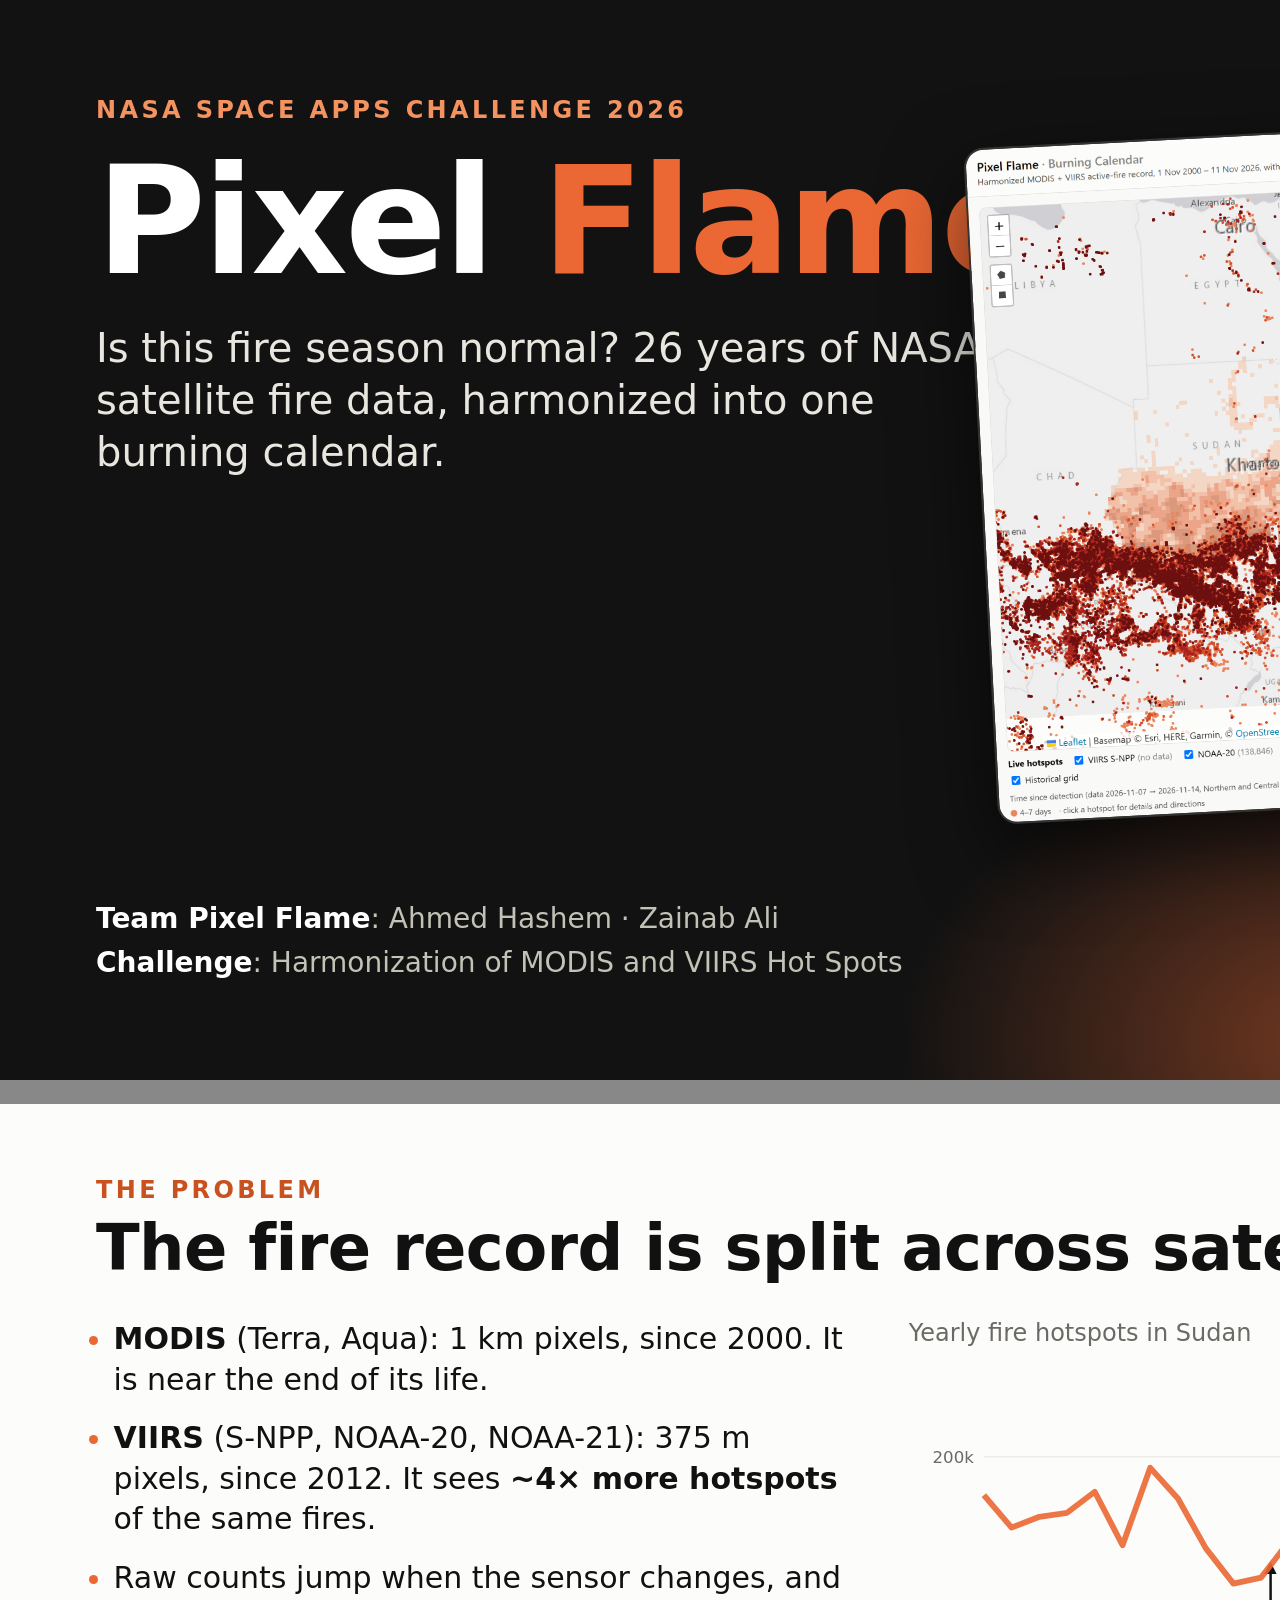
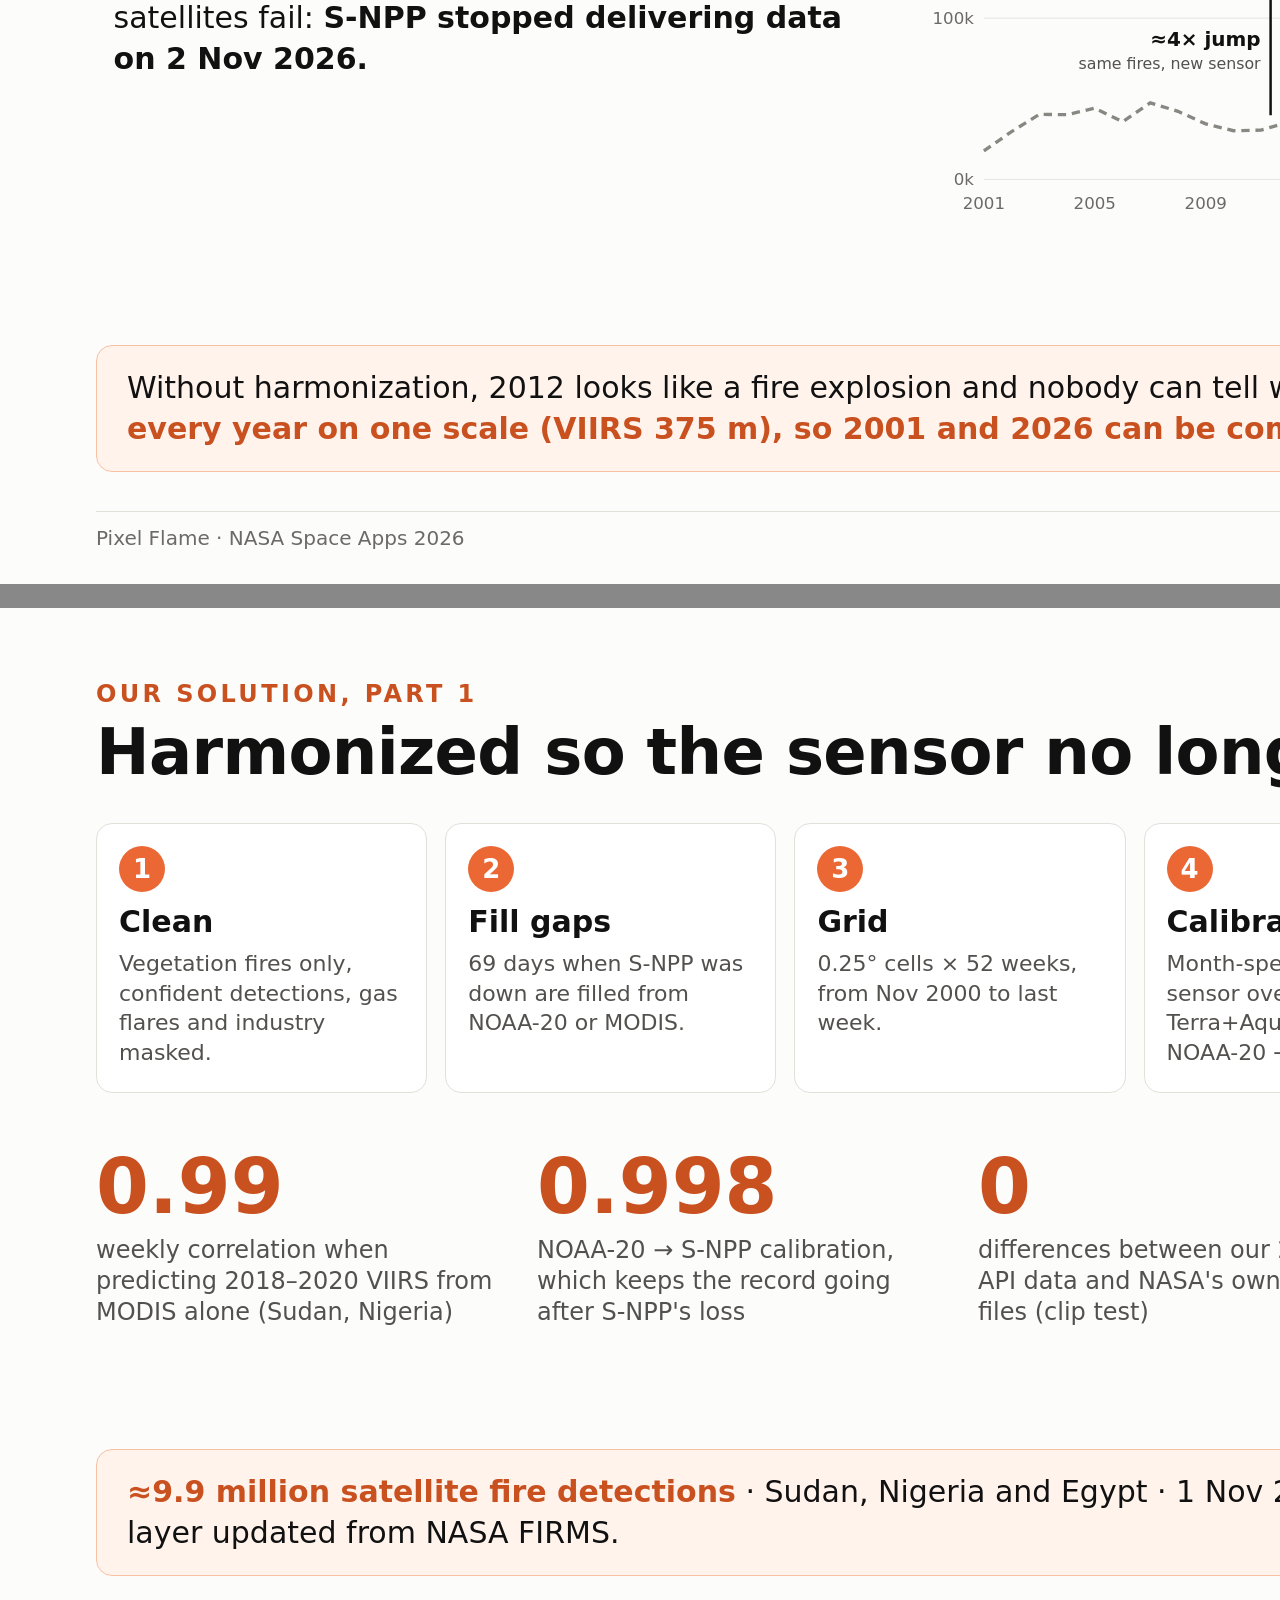
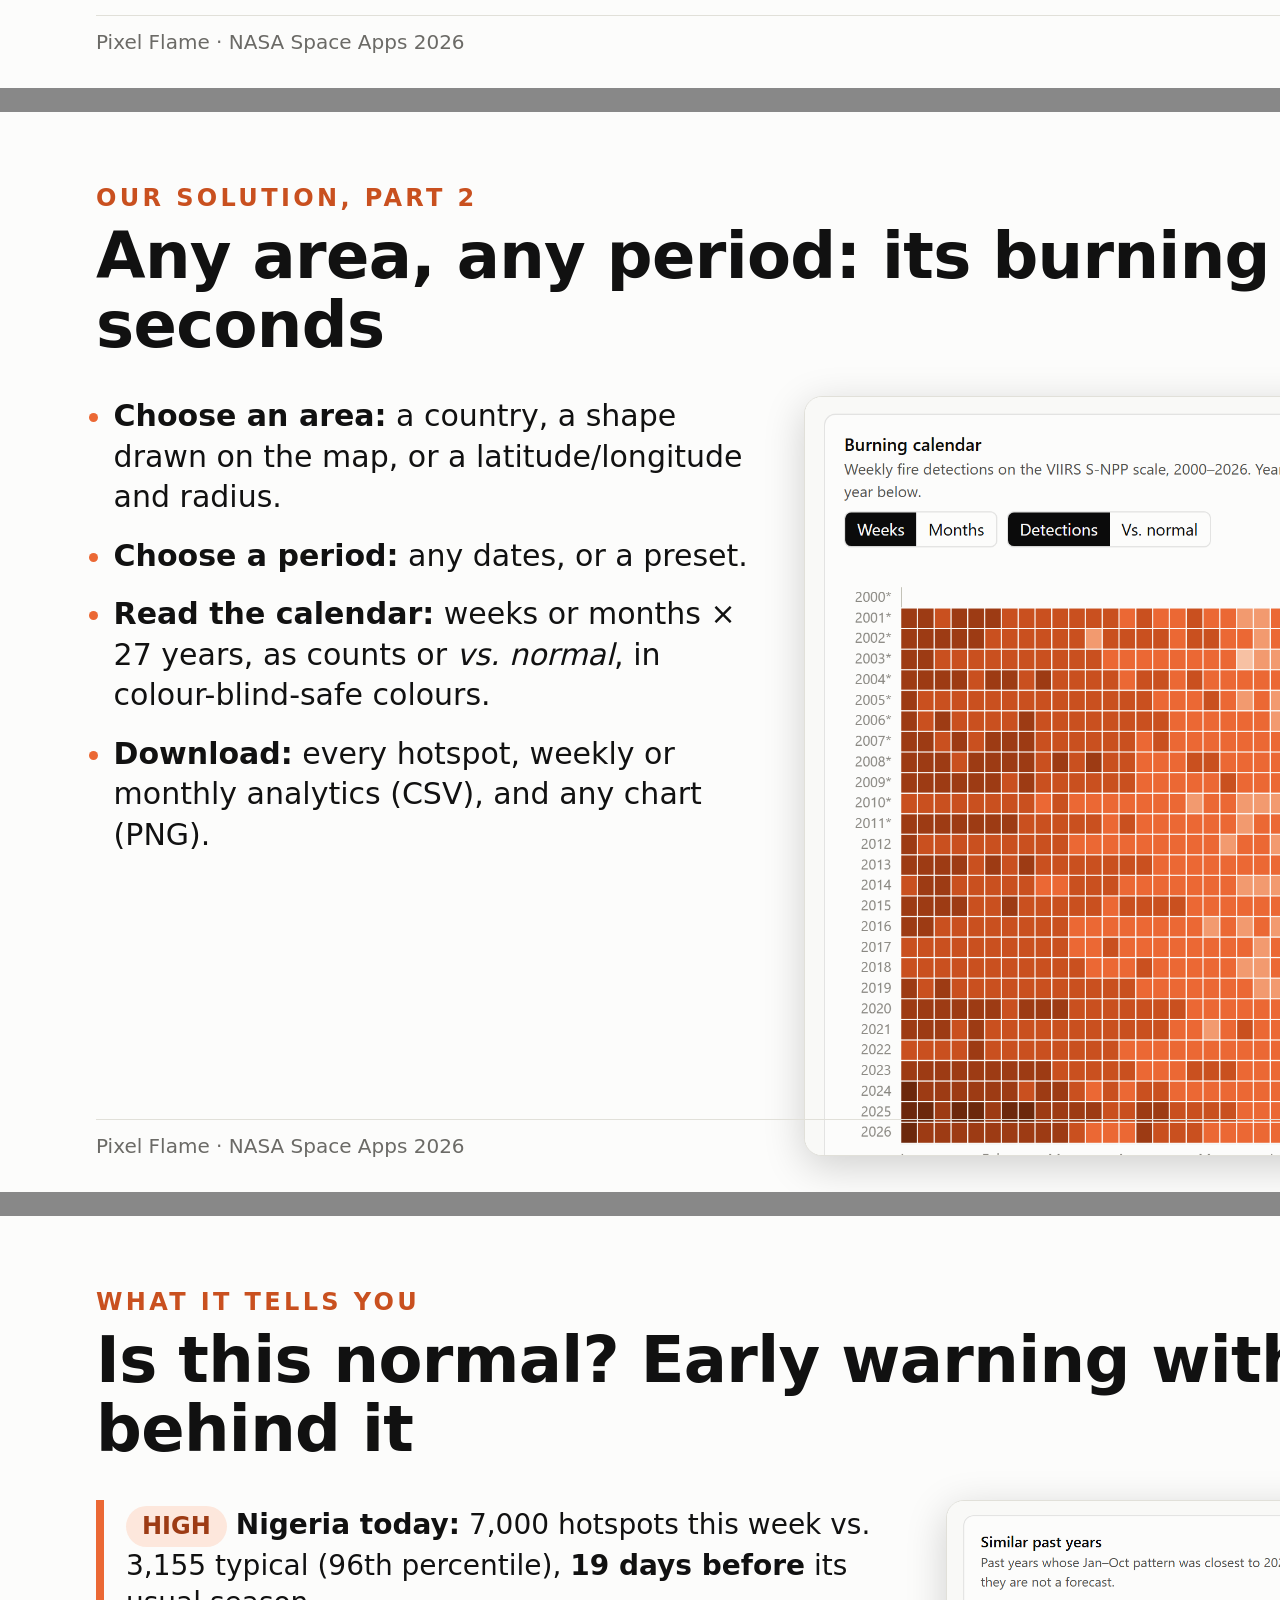
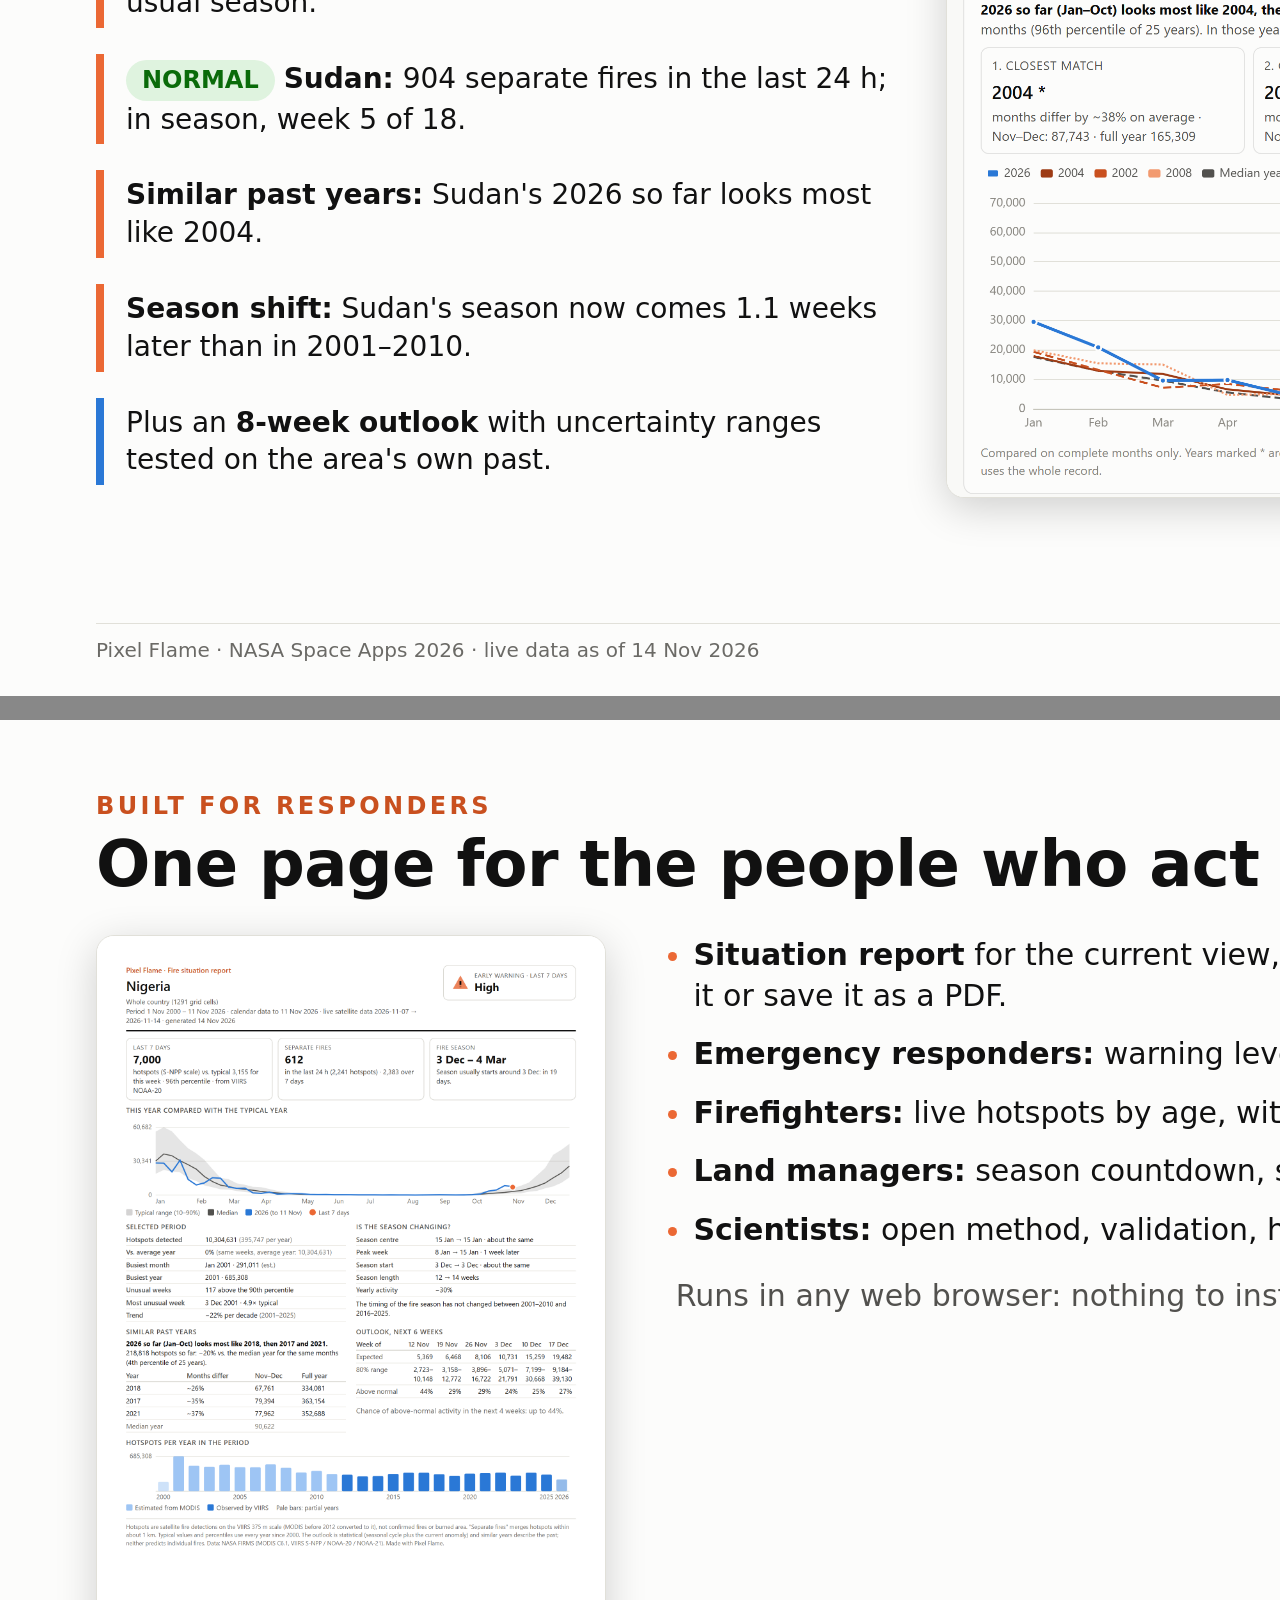
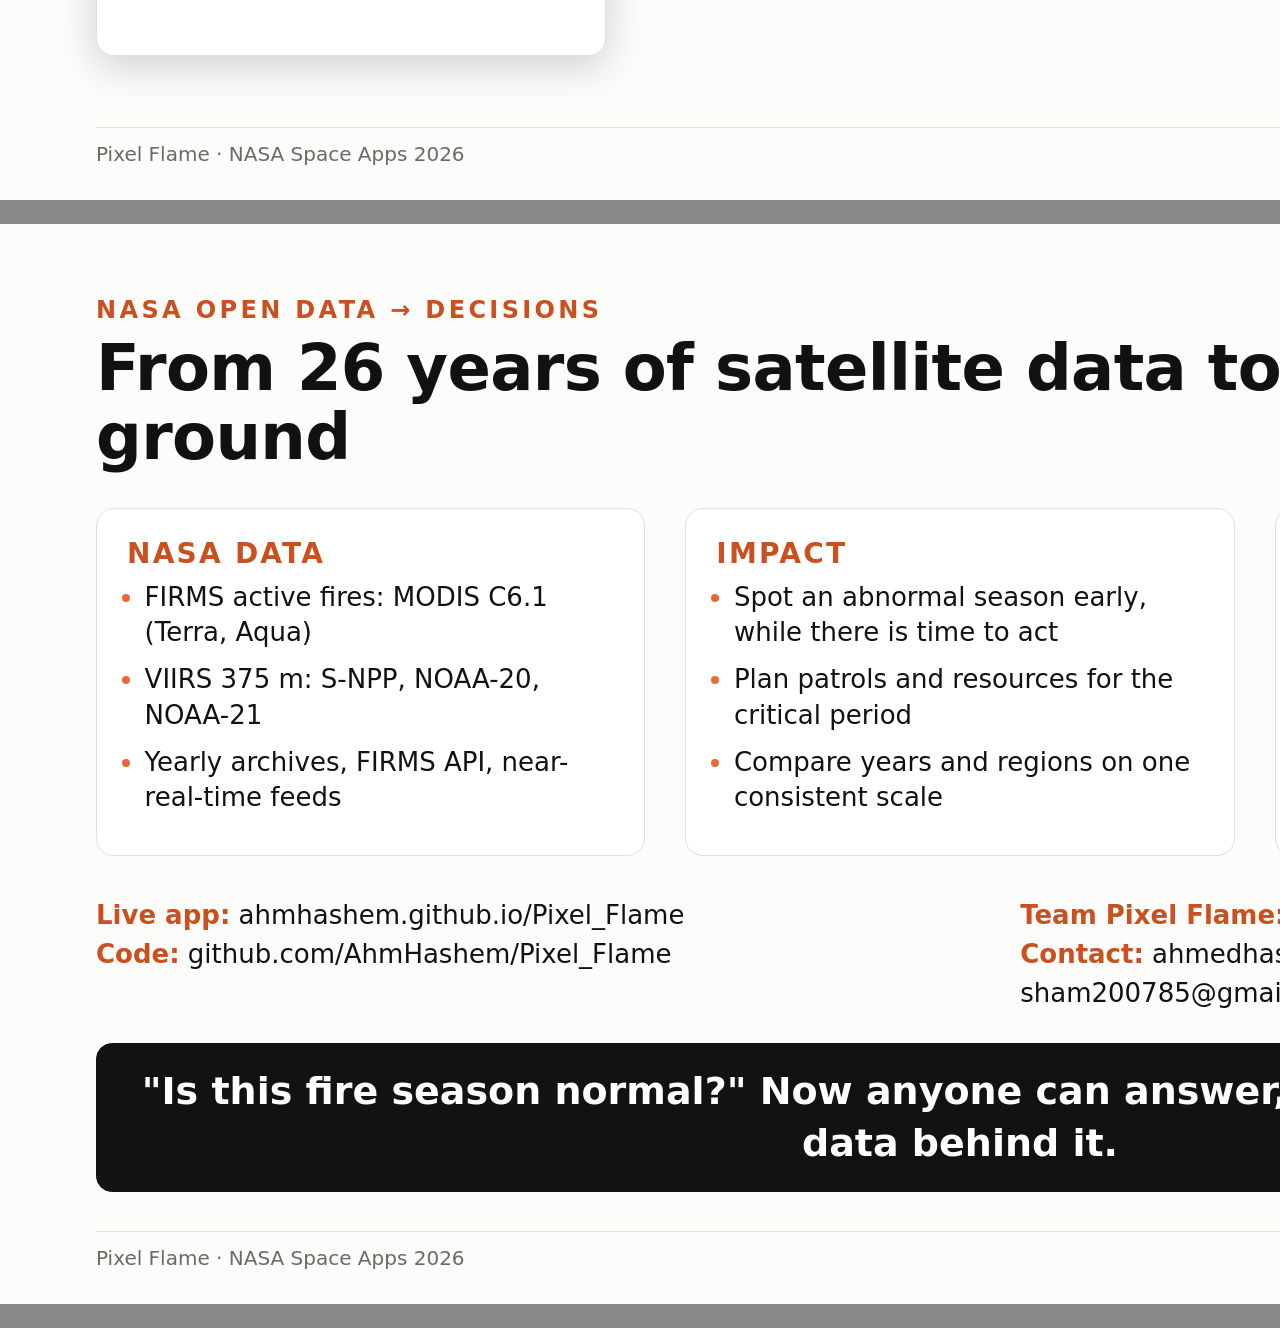
<file: submission/deck/deck.html>
<!doctype html>
<html lang="en">
<head>
<meta charset="utf-8">
<title>Pixel Flame: NASA Space Apps 2026 demo</title>
<style>
  @page { size: 1920px 1080px; margin: 0; }
  :root { --ink: #111; --muted: #52514e; --dim: #6b6a66; --line: #e1e0d9; --orange: #eb6834; --orange-d: #c9501f; --blue: #2a78d6; --paper: #fcfcfb; }
  * { box-sizing: border-box; }
  html, body { margin: 0; background: #888; }
  body { font-family: "Segoe UI", system-ui, -apple-system, sans-serif; color: var(--ink); -webkit-print-color-adjust: exact; print-color-adjust: exact; }
  .slide { width: 1920px; height: 1080px; position: relative; overflow: hidden; background: var(--paper); padding: 72px 96px 88px; break-after: page; margin: 0 auto 24px; }
  .slide:last-child { break-after: auto; }
  @media print { html, body { background: none; } .slide { margin: 0; } }
  .kicker { font-size: 24px; font-weight: 700; letter-spacing: .14em; text-transform: uppercase; color: var(--orange-d); }
  h1 { font-size: 64px; line-height: 1.08; margin: 10px 0 36px; letter-spacing: -.01em; }
  h2 { font-size: 30px; margin: 0 0 10px; }
  p, li { font-size: 30px; line-height: 1.35; }
  ul { margin: 0; padding-left: 1.1em; } li { margin-bottom: 18px; }
  li::marker { color: var(--orange); }
  strong { font-weight: 700; }
  .muted { color: var(--muted); } .dim { color: var(--dim); }
  .foot { position: absolute; left: 96px; right: 96px; bottom: 34px; display: flex; justify-content: space-between; font-size: 20px; color: var(--dim); border-top: 1px solid var(--line); padding-top: 14px; }
  .shot { border-radius: 18px; box-shadow: 0 10px 40px rgba(0,0,0,.18); border: 1px solid var(--line); background: #fff; overflow: hidden; }
  .shot img { display: block; width: 100%; }
  .crop img { object-fit: cover; object-position: top; height: 100%; }
  .grid2 { display: grid; grid-template-columns: 1fr 1fr; gap: 64px; align-items: start; }
  .stat .n { font-size: 76px; font-weight: 800; color: var(--orange-d); line-height: 1; }
  .stat .t { font-size: 24px; line-height: 1.3; color: var(--muted); margin-top: 10px; }
  .pill { display: inline-block; padding: 4px 16px; border-radius: 999px; font-weight: 700; font-size: 24px; }

  /* 1 title */
  .title { background: #121212; color: #fff; padding: 96px; }
  .title .kicker { color: #f4935f; }
  .title .name { font-size: 150px; font-weight: 800; line-height: 1; margin: 22px 0 26px; letter-spacing: -.02em; }
  .title .name span { color: var(--orange); }
  .title .tag { font-size: 40px; line-height: 1.3; max-width: 900px; color: #e8e6df; }
  .title .meta { position: absolute; left: 96px; bottom: 96px; font-size: 28px; line-height: 1.55; color: #c3c2b7; max-width: 860px; }
  .title .meta strong { color: #fff; }
  .title .hero { position: absolute; right: -140px; top: 120px; width: 1080px; transform: rotate(-3deg); border-radius: 20px; overflow: hidden; box-shadow: 0 30px 80px rgba(0,0,0,.6); border: 2px solid #333; }
  .title .hero img { width: 100%; display: block; }
  .title .glow { position: absolute; right: 120px; bottom: -260px; width: 900px; height: 600px; background: radial-gradient(closest-side, rgba(235,104,52,.45), transparent); }

  /* 3 pipeline */
  .steps { display: grid; grid-template-columns: repeat(5, 1fr); gap: 18px; margin-bottom: 56px; }
  .step { background: #fff; border: 1px solid var(--line); border-radius: 16px; padding: 22px 22px 24px; position: relative; }
  .step .k { width: 46px; height: 46px; border-radius: 50%; background: var(--orange); color: #fff; font-weight: 800; font-size: 26px; display: grid; place-items: center; margin-bottom: 12px; }
  .step h2 { font-size: 30px; }
  .step p { font-size: 22px; line-height: 1.35; margin: 0; color: var(--muted); }
  .stats { display: grid; grid-template-columns: repeat(4, 1fr); gap: 36px; }

  /* 5 callouts */
  .callout { border-left: 8px solid var(--orange); padding: 6px 0 6px 22px; margin-bottom: 26px; }
  .callout p { margin: 0; font-size: 28px; }
  .high { background: #fde7dc; color: #9d3b14; }
  .normal { background: #dff3df; color: #0a6b0a; }

  /* 7 columns */
  .cols3 { display: grid; grid-template-columns: repeat(3, 1fr); gap: 40px; }
  .box { background: #fff; border: 1px solid var(--line); border-radius: 18px; padding: 28px 30px; }
  .box h2 { color: var(--orange-d); font-size: 28px; text-transform: uppercase; letter-spacing: .08em; }
  .box li { font-size: 26px; margin-bottom: 12px; }
  .links { margin-top: 40px; display: grid; grid-template-columns: 1.1fr 1fr; gap: 40px; font-size: 26px; line-height: 1.5; }
  .links b { color: var(--orange-d); }
  .takeaway { position: absolute; left: 96px; right: 96px; bottom: 112px; background: #fff3ec; border: 1px solid #f7c1a3; border-radius: 16px; padding: 22px 30px; font-size: 30px; line-height: 1.35; }
  .takeaway strong { color: var(--orange-d); }
</style>
</head>
<body>

<!-- 1. Title -->
<section class="slide title">
  <div class="kicker">NASA Space Apps Challenge 2026</div>
  <div class="name">Pixel <span>Flame</span></div>
  <div class="tag">Is this fire season normal? 26 years of NASA satellite fire data, harmonized into one burning calendar.</div>
  <div class="glow"></div>
  <div class="hero"><img src="../images/app_overview.png" alt="Pixel Flame web app"></div>
  <div class="meta">
    <strong>Team Pixel Flame</strong>: Ahmed Hashem · Zainab Ali<br>
    <strong>Challenge</strong>: Harmonization of MODIS and VIIRS Hot Spots
  </div>
</section>

<!-- 2. Problem -->
<section class="slide">
  <div class="kicker">The problem</div>
  <h1>The fire record is split across satellites</h1>
  <div class="grid2" style="grid-template-columns: 0.9fr 1.1fr;">
    <ul>
      <li><strong>MODIS</strong> (Terra, Aqua): 1 km pixels, since 2000. It is near the end of its life.</li>
      <li><strong>VIIRS</strong> (S-NPP, NOAA-20, NOAA-21): 375 m pixels, since 2012. It sees <strong>~4× more hotspots</strong> of the same fires.</li>
      <li>Raw counts jump when the sensor changes, and satellites fail: <strong>S-NPP stopped delivering data on 2 Nov 2026.</strong></li>
    </ul>
    <div>
      <div class="dim" style="font-size:24px; margin-bottom:8px;">Yearly fire hotspots in Sudan</div>
      <img src="sensor_chart.svg" alt="Raw MODIS, raw VIIRS and harmonized yearly hotspots in Sudan" style="width:100%;">
    </div>
  </div>
  <div class="takeaway">Without harmonization, 2012 looks like a fire explosion and nobody can tell what is <em>normal</em>.
    <strong>Pixel Flame puts every year on one scale (VIIRS 375 m), so 2001 and 2026 can be compared directly.</strong></div>
  <div class="foot"><span>Pixel Flame · NASA Space Apps 2026</span><span>2 / 7</span></div>
</section>

<!-- 3. Harmonization -->
<section class="slide">
  <div class="kicker">Our solution, part 1</div>
  <h1>Harmonized so the sensor no longer matters</h1>
  <div class="steps">
    <div class="step"><div class="k">1</div><h2>Clean</h2><p>Vegetation fires only, confident detections, gas flares and industry masked.</p></div>
    <div class="step"><div class="k">2</div><h2>Fill gaps</h2><p>69 days when S-NPP was down are filled from NOAA-20 or MODIS.</p></div>
    <div class="step"><div class="k">3</div><h2>Grid</h2><p>0.25° cells × 52 weeks, from Nov 2000 to last week.</p></div>
    <div class="step"><div class="k">4</div><h2>Calibrate</h2><p>Month-specific ratios on sensor overlaps: Terra → Terra+Aqua → VIIRS; NOAA-20 → S-NPP.</p></div>
    <div class="step"><div class="k">5</div><h2>Validate</h2><p>Predict years the model never saw, then compare with real VIIRS.</p></div>
  </div>
  <div class="stats">
    <div class="stat"><div class="n">0.99</div><div class="t">weekly correlation when predicting 2018–2020 VIIRS from MODIS alone (Sudan, Nigeria)</div></div>
    <div class="stat"><div class="n">0.998</div><div class="t">NOAA-20 → S-NPP calibration, which keeps the record going after S-NPP's loss</div></div>
    <div class="stat"><div class="n">0</div><div class="t">differences between our 2026 API data and NASA's own country files (clip test)</div></div>
    <div class="stat"><div class="n" style="color:var(--muted)">Honest</div><div class="t">Egypt's tiny farm fires are poorly seen by MODIS, so its early years are flagged low quality in the app</div></div>
  </div>
  <div class="takeaway"><strong>≈9.9 million satellite fire detections</strong> · Sudan, Nigeria and Egypt · 1 Nov 2000 → 11 Nov 2026, plus a live layer updated from NASA FIRMS.</div>
  <div class="foot"><span>Pixel Flame · NASA Space Apps 2026</span><span>3 / 7</span></div>
</section>

<!-- 4. The app -->
<section class="slide">
  <div class="kicker">Our solution, part 2</div>
  <h1>Any area, any period: its burning calendar in seconds</h1>
  <div class="grid2" style="grid-template-columns: 0.78fr 1.22fr; gap: 56px;">
    <ul>
      <li><strong>Choose an area:</strong> a country, a shape drawn on the map, or a latitude/longitude and radius.</li>
      <li><strong>Choose a period:</strong> any dates, or a preset.</li>
      <li><strong>Read the calendar:</strong> weeks or months × 27 years, as counts or <em>vs. normal</em>, in colour-blind-safe colours.</li>
      <li><strong>Download:</strong> every hotspot, weekly or monthly analytics (CSV), and any chart (PNG).</li>
    </ul>
    <div class="shot crop" style="height: 760px;"><img src="../images/card_calendar.png" alt="Burning calendar, weeks by years"></div>
  </div>
  <div class="foot"><span>Pixel Flame · NASA Space Apps 2026</span><span>4 / 7</span></div>
</section>

<!-- 5. Early warning -->
<section class="slide">
  <div class="kicker">What it tells you</div>
  <h1>Is this normal? Early warning with 26 years behind it</h1>
  <div class="grid2" style="grid-template-columns: 0.95fr 1.05fr; gap: 56px;">
    <div>
      <div class="callout"><p><span class="pill high">HIGH</span> <strong>Nigeria today:</strong> 7,000 hotspots this week vs. 3,155 typical (96th percentile), <strong>19 days before</strong> its usual season.</p></div>
      <div class="callout"><p><span class="pill normal">NORMAL</span> <strong>Sudan:</strong> 904 separate fires in the last 24 h; in season, week 5 of 18.</p></div>
      <div class="callout"><p><strong>Similar past years:</strong> Sudan's 2026 so far looks most like 2004.</p></div>
      <div class="callout"><p><strong>Season shift:</strong> Sudan's season now comes 1.1 weeks later than in 2001–2010.</p></div>
      <div class="callout" style="border-color: var(--blue);"><p>Plus an <strong>8-week outlook</strong> with uncertainty ranges tested on the area's own past.</p></div>
    </div>
    <div class="shot crop" style="height: 598px;"><img src="../images/card_similar_years.png" alt="Similar past years card"></div>
  </div>
  <div class="foot"><span>Pixel Flame · NASA Space Apps 2026 · live data as of 14 Nov 2026</span><span>5 / 7</span></div>
</section>

<!-- 6. Report + audiences -->
<section class="slide">
  <div class="kicker">Built for responders</div>
  <h1>One page for the people who act</h1>
  <div class="grid2" style="grid-template-columns: 0.62fr 1.38fr; gap: 64px;">
    <div class="shot" style="width: 510px;"><img src="../images/report_nigeria.png" alt="Situation report for Nigeria"></div>
    <div>
      <ul>
        <li><strong>Situation report</strong> for the current view, any country, or all countries. Print it or save it as a PDF.</li>
        <li><strong>Emergency responders:</strong> warning level, separate fires, outlook.</li>
        <li><strong>Firefighters:</strong> live hotspots by age, with fire power and directions.</li>
        <li><strong>Land managers:</strong> season countdown, season shift, trends.</li>
        <li><strong>Scientists:</strong> open method, validation, hotspot-level CSVs.</li>
      </ul>
      <p class="muted" style="margin-top: 26px;">Runs in any web browser: nothing to install, free to host.</p>
    </div>
  </div>
  <div class="foot"><span>Pixel Flame · NASA Space Apps 2026</span><span>6 / 7</span></div>
</section>

<!-- 7. Data, impact, future -->
<section class="slide">
  <div class="kicker">NASA open data → decisions</div>
  <h1>From 26 years of satellite data to action on the ground</h1>
  <div class="cols3">
    <div class="box"><h2>NASA data</h2><ul>
      <li>FIRMS active fires: MODIS C6.1 (Terra, Aqua)</li>
      <li>VIIRS 375 m: S-NPP, NOAA-20, NOAA-21</li>
      <li>Yearly archives, FIRMS API, near-real-time feeds</li></ul></div>
    <div class="box"><h2>Impact</h2><ul>
      <li>Spot an abnormal season early, while there is time to act</li>
      <li>Plan patrols and resources for the critical period</li>
      <li>Compare years and regions on one consistent scale</li></ul></div>
    <div class="box"><h2>Next</h2><ul>
      <li>Every country, then the whole globe</li>
      <li>Automatic alerts when an area turns High</li>
      <li>Add burned area and fire weather</li></ul></div>
  </div>
  <div class="links">
    <div><b>Live app:</b> ahmhashem.github.io/Pixel_Flame<br><b>Code:</b> github.com/AhmHashem/Pixel_Flame</div>
    <div><b>Team Pixel Flame:</b> Ahmed Hashem · Zainab Ali<br><b>Contact:</b> ahmedhashem0101@gmail.com · sham200785@gmail.com</div>
  </div>
  <div class="takeaway" style="background:#121212; border-color:#121212; color:#fff; font-size:38px; font-weight:700; text-align:center;">
    "Is this fire season normal?" Now anyone can answer, with 26 years of NASA data behind it.</div>
  <div class="foot"><span>Pixel Flame · NASA Space Apps 2026</span><span>7 / 7</span></div>
</section>

</body>
</html>
</file>
